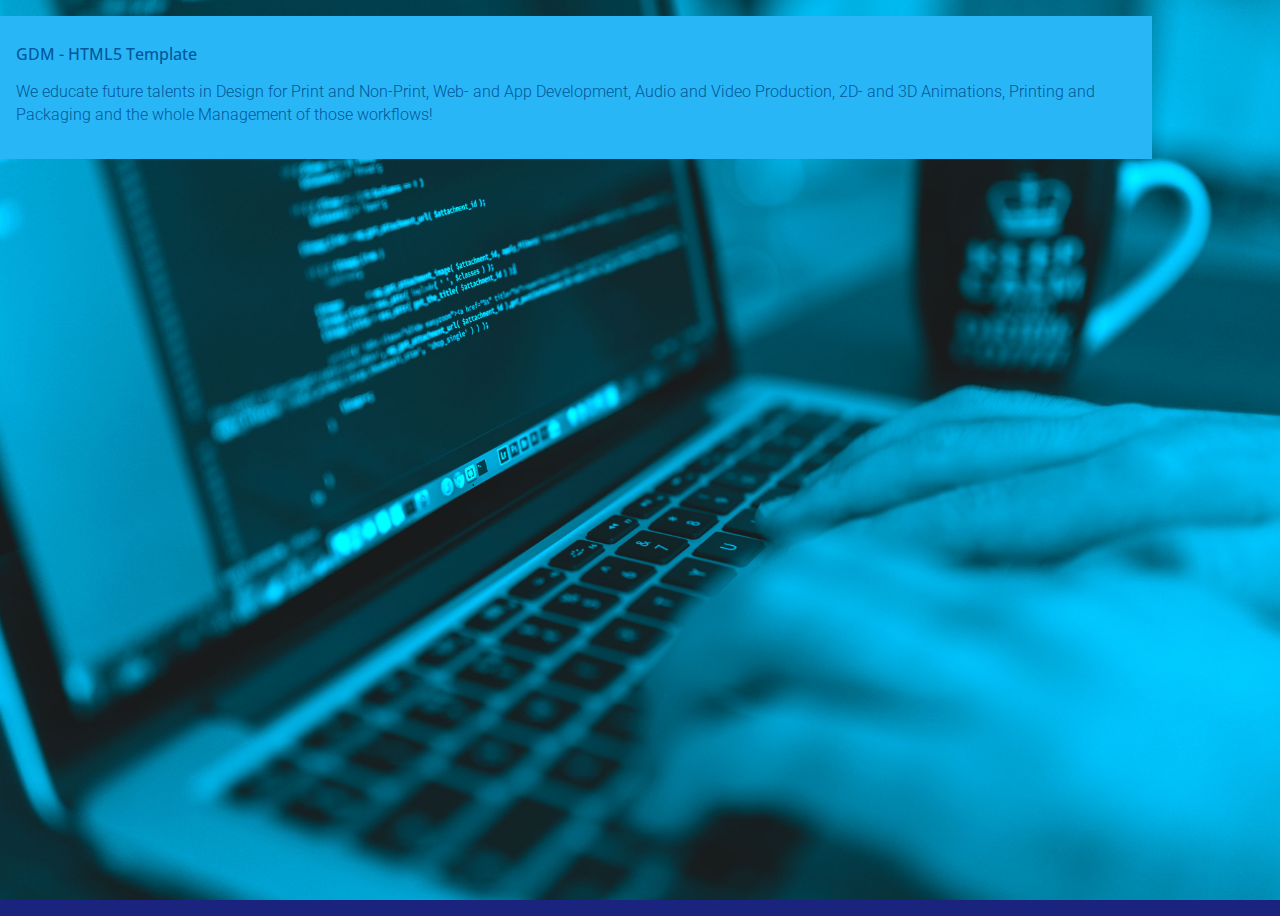
<file: index.html>
<!DOCTYPE html SYSTEM "about:legacy-compat"> 
<html dir="ltr" lang="nl-be" class="no-js" prefix="og: http://ogp.me/ns#">
  <head>
    <!-- Character encoding -->
	  <meta charset="UTF-8"> 
	  <!-- Latest version of rendering engine -->
	  <meta http-equiv="X-UA-Compatible" content="IE=edge,chrome=1">
    <!-- Mobile Viewport -->
	  <meta name="viewport" content="width=device-width, initial-scale=1, maximum-scale=1">
    <!-- Most important SEO tag -->
    <title>HTML5 | Webdesign II | GDM</title>
    <!-- Other SEO friendly tags -->	
    <meta name="description" content="Lees hier alles over nieuwe media, html5 en andere ontwikkelingen in webdevelopment en mobile development. De docenten NMD willen graag hun kennis delen met jou!">
    <meta name="keywords" content="HTML5, JavaScript, jQuery, CSS3">
    <meta name="author" content="Arteveldehogeschool - Bachelor in de grafische en digitale media | MMP">
    <meta name="copyright" content="Copyright 2010-17 Arteveldehogeschool. All Rights Reserved.">
    <!-- OpenGraph -->
    <meta property="og:type" content="website">
    <meta property="og:title" content=">HTML5 | Webdesign II | GDM">
    <meta property="og:description" content="Lees hier alles over nieuwe media, html5 en andere ontwikkelingen in webdevelopment en mobile development. De docenten NMD willen graag hun kennis delen met jou!">
    <meta property="og:url" content="http://www.gdm.gent/">
    <meta property="og:site_name" content="GDM.GENT">
    <meta property="og:image" content="assets/images/ahs.png">
    <meta property="og:image:width" content="129">
    <meta property="og:image:height" content="129">
    <!-- humans.txt -->
    <link rel="author" type="text/plain" href="/humans.txt">
     <!-- DNS prefech for CDN -->
    <link rel="dns-prefetch" href="//cdnjs.cloudflare.com">
    <link rel="dns-prefetch" href="//code.jquery.com">
    <link rel="dns-prefetch" href="//maxcdn.bootstrapcdn.com">
    <!-- Icons -->
    <!-- http://realfavicongenerator.net/ -->
    <link rel="apple-touch-icon" sizes="180x180" href="assets/icons/apple-touch-icon.png">
    <link rel="icon" type="image/png" href="assets/icons/favicon-32x32.png" sizes="32x32">
    <link rel="icon" type="image/png" href="assets/icons/favicon-16x16.png" sizes="16x16">
    <link rel="manifest" href="assets/icons/manifest.json">
    <link rel="mask-icon" href="assets/icons/safari-pinned-tab.svg" color="#ee9900">
    <link rel="shortcut icon" href="assets/icons/favicon.ico">
    <meta name="apple-mobile-web-app-title" content="GDM">
    <meta name="application-name" content="GDM">
    <meta name="msapplication-config" content="assets/icons/browserconfig.xml">
    <meta name="theme-color" content="#ffffff">
    <!-- Stylesheets: Vendors -->
    <link rel="stylesheet" media="all" href="vendor/normalize/normalize.css">
    <!-- Stylesheets: App -->
    <link rel="stylesheet" media="all" href="css/fonts.css">
    <link rel="stylesheet" media="all" href="css/typography.css">
    <link rel="stylesheet" media="all" href="css/main.css">
    <!-- Modernizr: feature detection -->
    <script src="vendor/modernizr/modernizr.min.js"></script>
  </head>

  <body>
    <div class="intro">
      <h1>GDM - HTML5 Template</h1>
      <p>We educate future talents in Design for Print and Non-Print, Web- and App Development, Audio and Video Production, 2D- and 3D Animations, Printing and Packaging and the whole Management of those workflows!</p>
    </div>
    <!-- Scripts: Vendors -->
      <!-- For example: jQuery, lodash, handlebars, ... -->
    <!-- Scripts: App -->
    <script src="js/main.js"></script>
  </body>
</html>
</file>
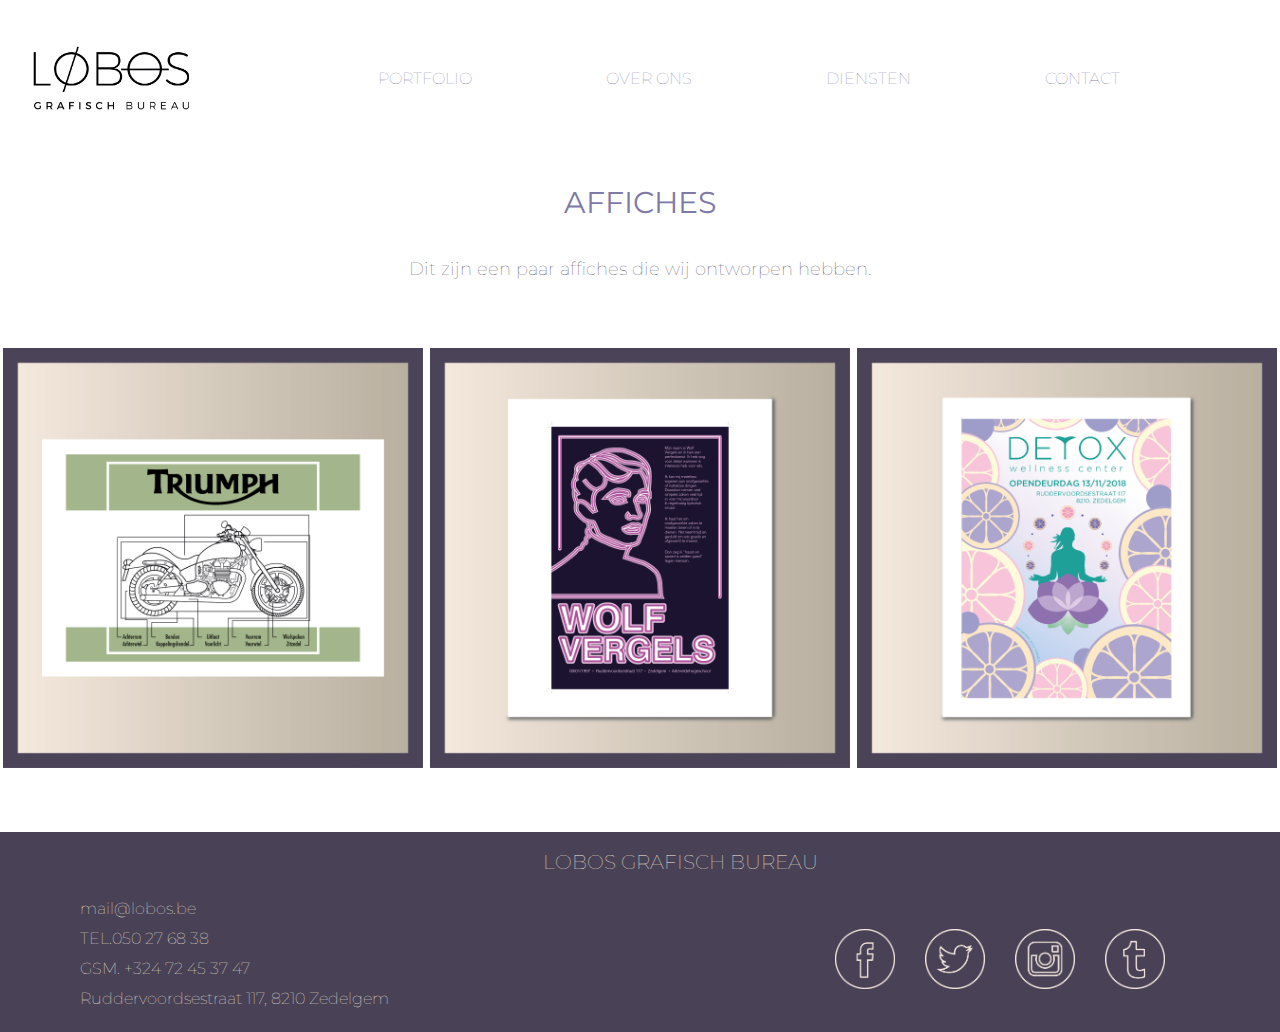
<file: affiches.html>
<!DOCTYPE html>
<html lang="en">
<head>
    <meta charset="UTF-8">
    <title>Lobos | Affiches</title>

    <!-- stijlen: let op! watervalsysteem, de volgorde is dus belangrijk -->
    <link href="https://fonts.googleapis.com/css?family=Montserrat" rel="stylesheet">
	<link rel="stylesheet" media="all" href="styles/vendor/normalize.css" />
	<link rel="stylesheet" media="all" href="styles/grid.css" />
	<link rel="stylesheet" media="all" href="styles/nav.css" />
	<link rel="stylesheet" media="all" href="styles/base.css" />
	<link rel="stylesheet" media="all" href="styles/affiches.css" />
</head>
<body class="_grid__development" >

	<div class="grid__wrapper">
		
			<div class="grid__row">
                <div class="grid__column-1 grid__offset-0"><div><a href="index.html"><img src="img/lobos_logo.jpg" class="logo" alt="logo" style="width:166px;"></a></div></div>
				
					<nav id="main-navigation">
						<ul>
							<li class="hasSubnav">
								<a href="portfolio.html" title="agency portfolio ">PORTFOLIO</a>
							</li>
								<li>
								<a href="over.ons.html" title="uitleg over ons team">OVER ONS</a>
							</li>
							<li>
								<a href="diensten.html" title="welke diensten wij uitvoeren">DIENSTEN</a>
							</li>					
							<li>
								<a href="contact.html" title="laten we elkaar ontmoeten">CONTACT</a>
							</li>
						</ul>

					</nav>


			</div>
		</div>
		</div>
		
			<div class="grid__row">
                <div class="grid__column-4 grid__offset-4 titel"><div><h1>AFFICHES</h1></div></div>
                <div class="grid__column-10 grid__offset-1"><div><p>Dit zijn een paar affiches die wij ontworpen hebben.</p></div></div>
			</div>

                 <div class="grid__column-12 grid__offset_0"><div>
                    <div class="opties">

                <div class="grid__column-4 tekst_midden"><img src="img/affiche.png" class="affiche" alt="affiche" ></div>
                <div class="grid__column-4 tekst_midden"><img src="img/affiche2.png" class="affiche" alt="affiche" ></div>
                <div class="grid__column-4 tekst_midden"><img src="img/portfolio2.png" class="affiche" alt="affiche" ></div>
			</div>

             

	<div class="grid__column-12 grid__offset-0"><div ul class="footer">
					<footer>

					<h2 class="footertitel"> LOBOS GRAFISCH BUREAU</h2>
		
					<li>
							mail@lobos.be
					</li>
					<li>
							 TEL.050 27 68 38
					</li>
					<li>
							GSM. +324 72 45 37 47 
					</li>
					<li>
							 Ruddervoordsestraat 117, 8210 Zedelgem 
					</li>
					</ul>
					<div ul class="socialmedia">
						
						
						
						<li> 
							<a href="http://wolfvergels.tumblr.com/"> <img src="img/tumblr.png" class="tumblrlogo" alt="tumblr logo" onmouseover="this.src= 'img/tumblrhover.png'" onmouseout="this.src='img/tumblr.png'"/ >  </a>
						</li> 
						<li> 
							 <a href="https://www.instagram.com/wolfvergels/?hl=nl"> <img src="img/instagram.png" class="instagramlogo" alt="instagram logo" onmouseover="this.src= 'img/instagramhover.png'" onmouseout="this.src='img/instagram.png'"/></a>
						</li>
						<li>
							<a href="https://twitter.com/WolfVergels"> <img src="img/twitter.png" class="twitterlogo" alt="twitter logo" onmouseover="this.src= 'img/twitterhover.png'" onmouseout="this.src='img/twitter.png'"/></a>
						</li>
						<li>
							<a href="https://www.facebook.com/wolf.vergels"> <img src="img/facebook.png" class="facebooklogo" alt="facebook logo" onmouseover="this.src= 'img/facebookhover.png'" onmouseout="this.src='img/facebook.png'"/></a>
						</li>
					
					</ul> 		
					</div>
					</div>
					</footer>
	            </div>
    </body>
</html>
</file>
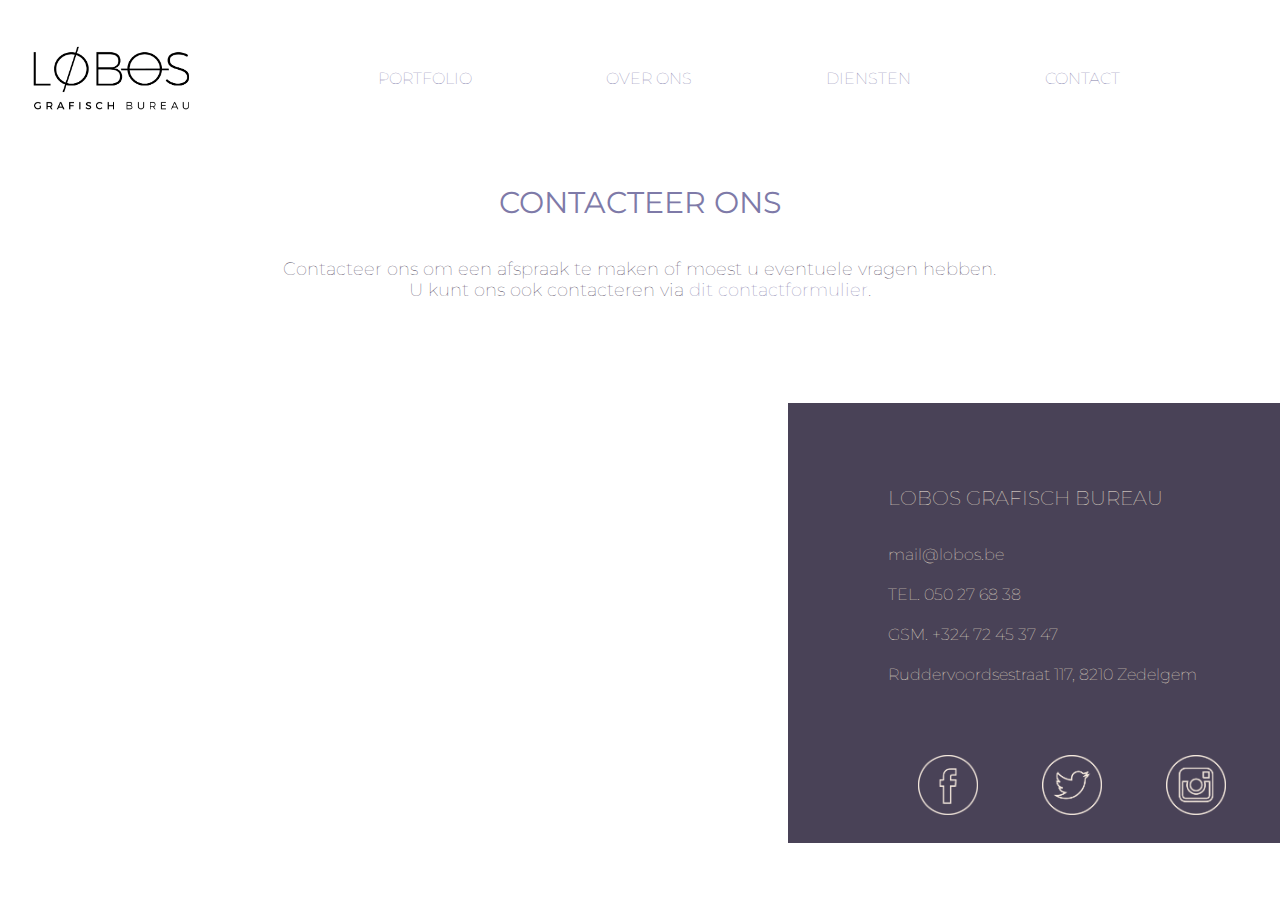
<file: contact.html>
<!DOCTYPE html>
<html lang="en">
<head>
    <meta charset="UTF-8">
    <title>Lobos | Contact</title>

    <link href="https://fonts.googleapis.com/css?family=Montserrat" rel="stylesheet">
	<link rel="stylesheet" media="all" href="styles/vendor/normalize.css" />
	<link rel="stylesheet" media="all" href="styles/grid.css" />
	<link rel="stylesheet" media="all" href="styles/nav.css" />
	<link rel="stylesheet" media="all" href="styles/base.css" />
	<link rel="stylesheet" media="all" href="styles/contact.css" />
</head>
<body class="_grid__development" >

	<div class="grid__wrapper">
		
			<div class="grid__row">
                <div class="grid__column-1 grid__offset-0"><div><a href="index.html"><img src="img/lobos_logo.jpg" class="logo" alt="logo" style="width:166px;"></a></div></div>
				
					<nav id="main-navigation">
						<ul>
							<li class="hasSubnav">
								<a href="portfolio.html" title="agency portfolio ">PORTFOLIO</a>
							</li>
								<li>
								<a href="over.ons.html" title="uitleg over ons team">OVER ONS</a>
							</li>
							<li>
								<a href="diensten.html" title="welke diensten wij uitvoeren">DIENSTEN</a>
							</li>					
							<li>
								<a href="contact.html" title="laten we elkaar ontmoeten">CONTACT</a>
							</li>
						</ul>

					</nav>


			</div>
		</div>
		</div>
		
			<div class="grid__row">
                <div class="grid__column-4 grid__offset-4 titel"><div><h1>CONTACTEER ONS</h1></div></div>
                <div class="grid__column-10 grid__offset-1"><div><p> Contacteer ons om een afspraak te maken of moest u eventuele vragen hebben.<br>
				U kunt ons ook contacteren via <a href="formulier.html" class="formulier"> dit contactformulier</a>.</p></div></div>
				
				

                           <div class="grid__column-12 grid__offset-0">
					<footer>
						<iframe class="kaart" src="https://www.google.com/maps/embed?pb=!1m18!1m12!1m3!1d2504.129736163827!2d3.1638992157464174!3d51.12451494644642!2m3!1f0!2f0!3f0!3m2!1i1024!2i768!4f13.1!3m3!1m2!1s0x47c34e10345e920b%3A0x8c6450501fc54902!2sRuddervoordsestraat+117%2C+8210+Zedelgem!5e0!3m2!1snl!2sbe!4v1495811601600" width="600" height="450" frameborder="0" style="border:0" allowfullscreen></iframe>
		<div ul class="footer">
					<h2 class="footertitel"> LOBOS GRAFISCH BUREAU</h2>
		
					<li>
							mail@lobos.be
					</li>
					<li>
							 TEL. 050 27 68 38
					</li>
					<li>
							GSM. +324 72 45 37 47 
					</li>
					<li>
							 Ruddervoordsestraat 117, 8210 Zedelgem 
					</li>
					</ul>
					<div ul class="socialmedia">
						
						
							<li>
							<a href="https://www.facebook.com/wolf.vergels"> <img src="img/facebook.png" class="facebooklogo" alt="facebook logo" onmouseover="this.src= 'img/facebookhover.png'" onmouseout="this.src='img/facebook.png'"/></a>
						</li>
						<li>
							<a href="https://twitter.com/WolfVergels"> <img src="img/twitter.png" class="twitterlogo" alt="twitter logo" onmouseover="this.src= 'img/twitterhover.png'" onmouseout="this.src='img/twitter.png'"/></a>
						</li>
							<li> 
							 <a href="https://www.instagram.com/wolfvergels/?hl=nl"> <img src="img/instagram.png" class="instagramlogo" alt="instagram logo" onmouseover="this.src= 'img/instagramhover.png'" onmouseout="this.src='img/instagram.png'"/></a>
						</li>
						<li> 
							<a href="http://wolfvergels.tumblr.com/"> <img src="img/tumblr.png" class="tumblrlogo" alt="tumblr logo" onmouseover="this.src= 'img/tumblrhover.png'" onmouseout="this.src='img/tumblr.png'"/ >  </a>
						</li> 
						
						
					
					
					</ul> 	
				

					</div>
					</div>
				
					</footer>
				

		

				
	</div>
</file>
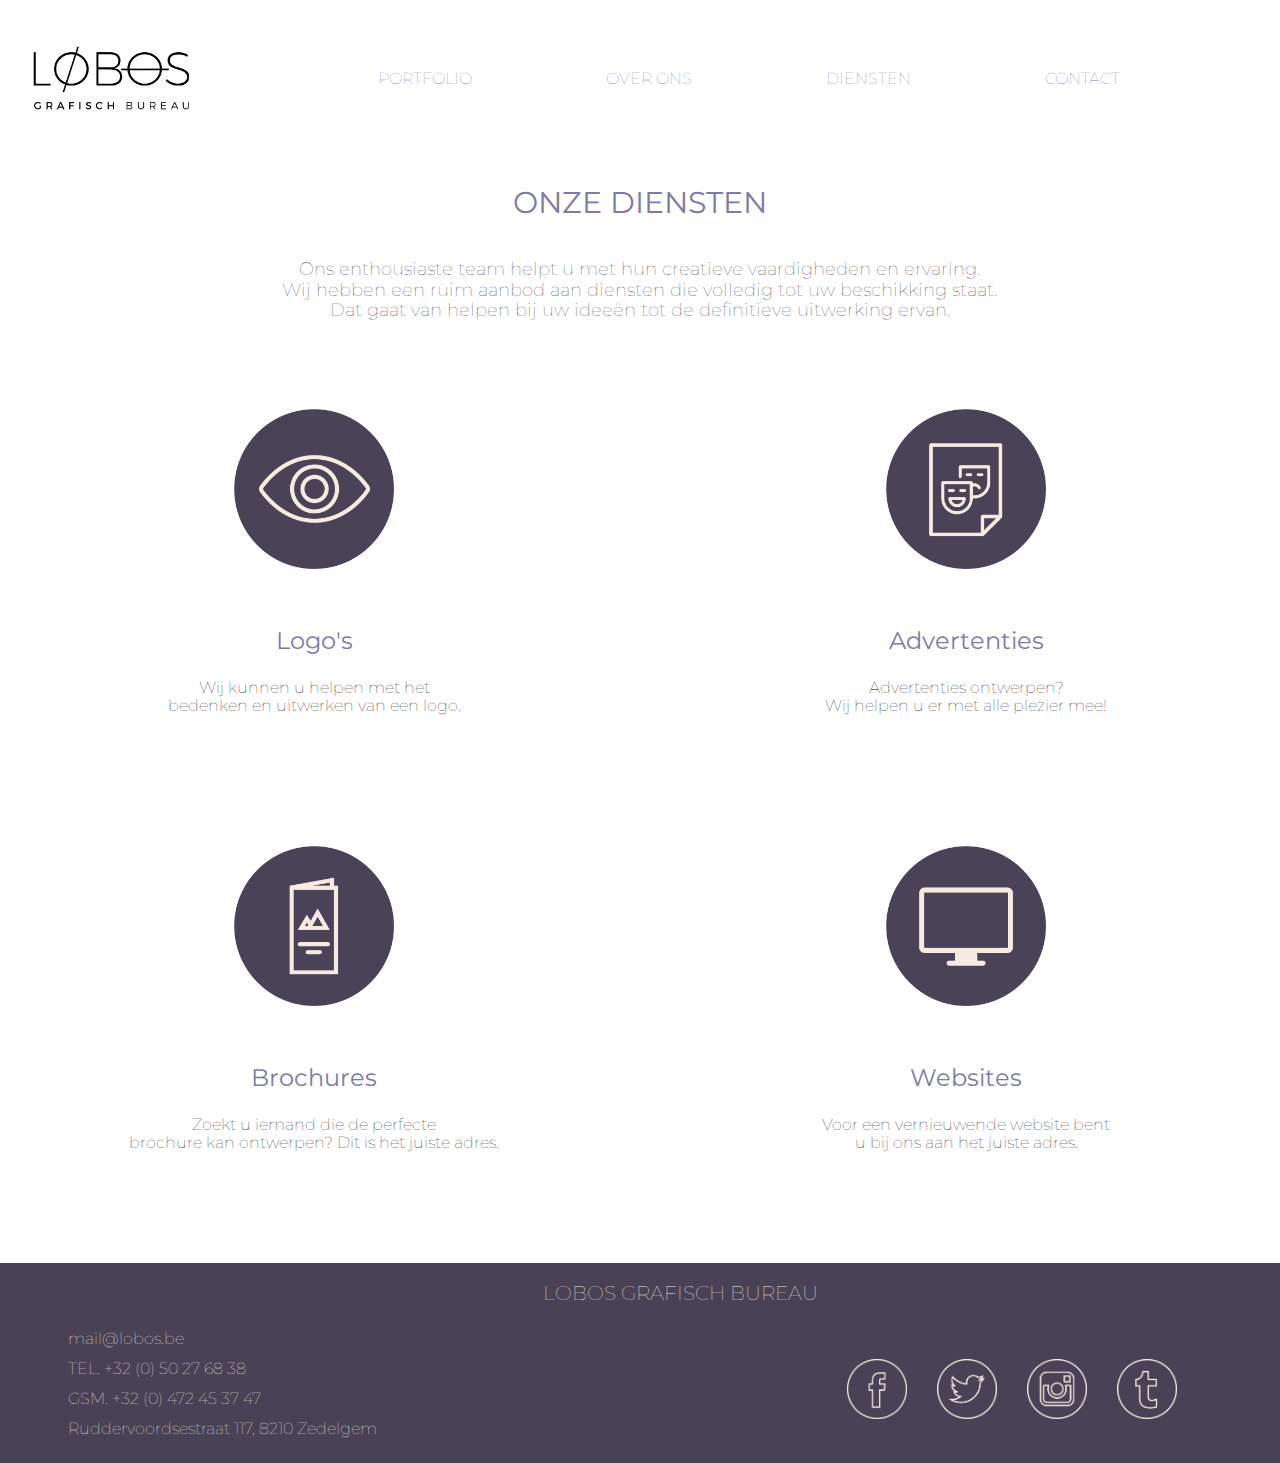
<file: diensten.html>
<!DOCTYPE html>
<html lang="en">
<head>
    <meta charset="UTF-8">
    <title>Lobos | Diensten</title>

    <link href="https://fonts.googleapis.com/css?family=Montserrat" rel="stylesheet">
	<link rel="stylesheet" media="all" href="styles/vendor/normalize.css" />
	<link rel="stylesheet" media="all" href="styles/grid.css" />
	<link rel="stylesheet" media="all" href="styles/nav.css" />
	<link rel="stylesheet" media="all" href="styles/base.css" />
	<link rel="stylesheet" media="all" href="styles/diensten.css" />
</head>
<body class="_grid__development" >

	<div class="grid__wrapper">
		
			<div class="grid__row">
                <div class="grid__column-1 grid__offset-0"><div><a href="index.html"><img src="img/lobos_logo.jpg" class="logo" alt="logo" style="width:166px;"></a></div></div>
				
					<nav id="main-navigation">
						<ul>
							<li class="hasSubnav">
								<a href="portfolio.html" title="agency portfolio ">PORTFOLIO</a>
							</li>
								<li>
								<a href="over.ons.html" title="uitleg over ons team">OVER ONS</a>
							</li>
							<li>
								<a href="diensten.html" title="welke diensten wij uitvoeren">DIENSTEN</a>
							</li>					
							<li>
								<a href="contact.html" title="laten we elkaar ontmoeten">CONTACT</a>
							</li>
						</ul>

					</nav>


			</div>
		</div>
		</div>
		
			<div class="grid__row">
                <div class="grid__column-4 grid__offset-4 titel"><div><h1>ONZE DIENSTEN</h1></div></div>
                <div class="grid__column-10 grid__offset-1"><div><p> Ons enthousiaste team helpt u met hun creatieve vaardigheden en ervaring.<br>
Wij hebben een ruim aanbod aan diensten die volledig tot uw beschikking staat.<br>
Dat gaat van helpen bij uw ideeën tot de definitieve uitwerking ervan. </p></div></div>

        <div class="grid__column-12"><div>     
                            <div class="grid__column-6"><img src="img/logos.png" class="pictogrammen" alt="logo's"></div>
                            <div class="grid__column-6"><img src="img/advertenties.png" class="pictogrammen" alt="advertenties"></div>
                     </div></div>
                
        <div class="grid__column-12"><div>
                        <div class="grid__column-6 tekst_midden"> <h3> Logo's</h3> </div>
                        <div class="grid__column-6 tekst_midden"> <h3>Advertenties</h3></div>
                </div></div>

        <div class="grid__column-12"><div>
                       <div class="grid__column-6 tekst_midden ">Wij kunnen u helpen met het <br>
bedenken en uitwerken van een logo. </div>
                        <div class="grid__column-6 tekst_midden">Advertenties ontwerpen? <br>
Wij helpen u er met alle plezier mee! </div>
                         </div></div>                

        <div class="grid__column-12 pictogrammen2"><div>     
                            <div class="grid__column-6"><img src="img/brochures.png" class="pictogrammen" alt="logo's"></div>
                            <div class="grid__column-6"><img src="img/websites.png" class="pictogrammen" alt="advertenties"></div>
                     </div></div>

        <div class="grid__column-12"><div>
                        <div class="grid__column-6 tekst_midden"> <h3> Brochures</h3> </div>
                        <div class="grid__column-6 tekst_midden"> <h3>Websites</h3></div>
                </div></div>

        <div class="grid__column-12 uitleg"><div>
                       <div class="grid__column-6 tekst_midden ">Zoekt u iemand die de perfecte <br>
brochure kan ontwerpen? Dit is het juiste adres. </div>
                        <div class="grid__column-6 tekst_midden">Voor een vernieuwende website bent<br>
u bij ons aan het juiste adres.</div>
                         </div></div>

                         <div class="grid__column-12 grid__offset-0"><div ul class="footer">
					<footer>

					<h2 class="footertitel"> LOBOS GRAFISCH BUREAU</h2>
		
					<li>
							mail@lobos.be
					</li>
					<li>
							 TEL. +32 (0) 50 27 68 38
					</li>
					<li>
							GSM. +32 (0) 472 45 37 47 
					</li>
					<li>
							 Ruddervoordsestraat 117, 8210 Zedelgem 
					</li>
					</ul>
					<div ul class="socialmedia">
						
						
						
						<li> 
							<a href="http://wolfvergels.tumblr.com/"> <img src="img/tumblr.png" class="tumblrlogo" alt="tumblr logo" onmouseover="this.src= 'img/tumblrhover.png'" onmouseout="this.src='img/tumblr.png'"/ >  </a>
						</li> 
						<li> 
							 <a href="https://www.instagram.com/wolfvergels/?hl=nl"> <img src="img/instagram.png" class="instagramlogo" alt="instagram logo" onmouseover="this.src= 'img/instagramhover.png'" onmouseout="this.src='img/instagram.png'"/></a>
						</li>
						<li>
							<a href="https://twitter.com/WolfVergels"> <img src="img/twitter.png" class="twitterlogo" alt="twitter logo" onmouseover="this.src= 'img/twitterhover.png'" onmouseout="this.src='img/twitter.png'"/></a>
						</li>
						<li>
							<a href="https://www.facebook.com/wolf.vergels"> <img src="img/facebook.png" class="facebooklogo" alt="facebook logo" onmouseover="this.src= 'img/facebookhover.png'" onmouseout="this.src='img/facebook.png'"/></a>
						</li>
					
					</ul> 		
					</div>
					</div>
					</footer>
				

		

				
	</div>
</file>
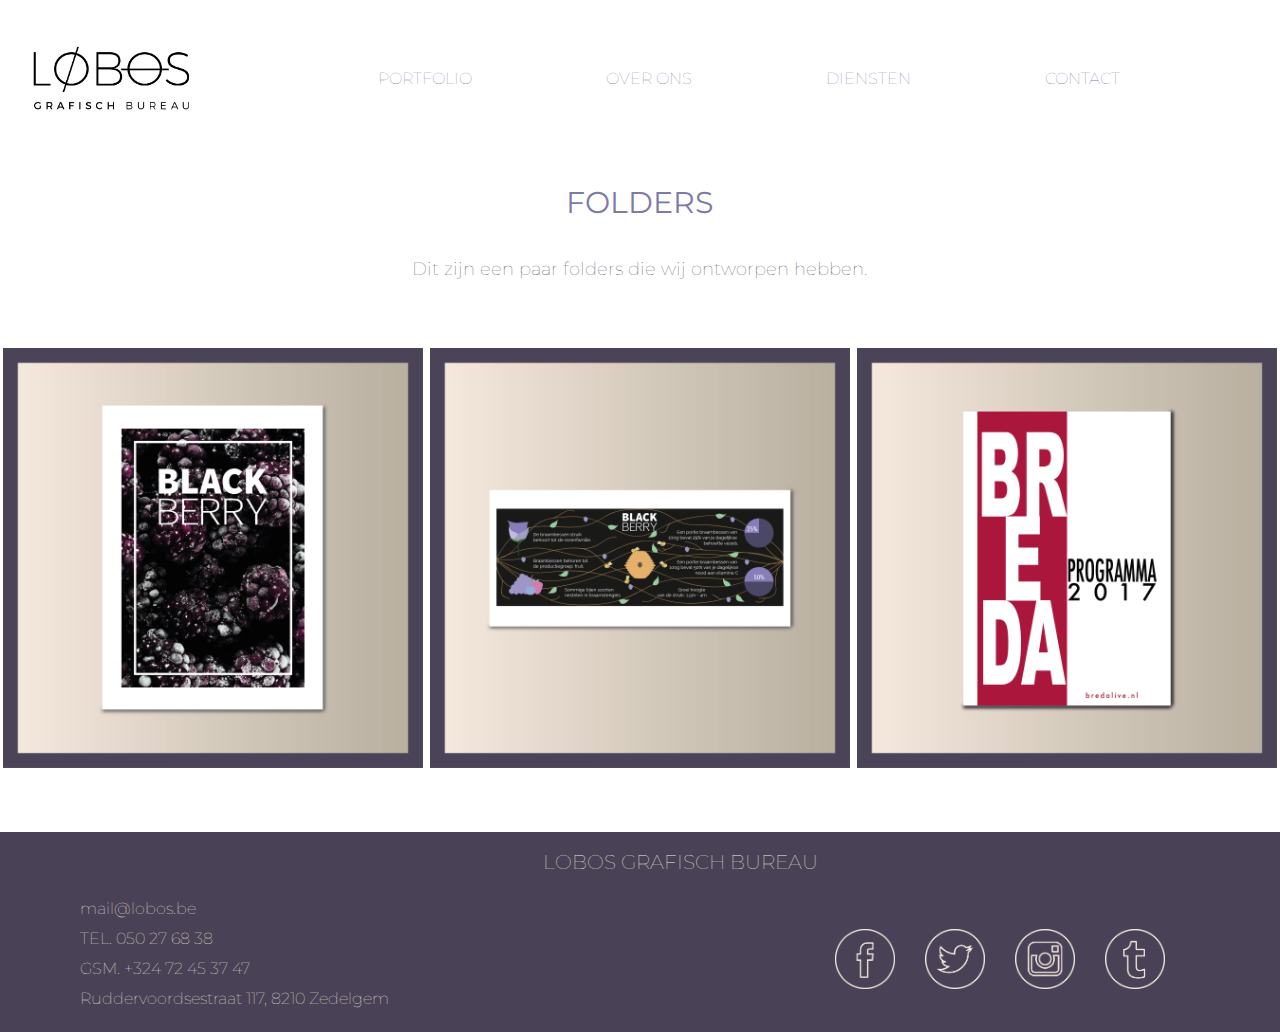
<file: folder.html>
<!DOCTYPE html>
<html lang="en">
<head>
    <meta charset="UTF-8">
    <title>Lobos | Folders</title>

    <!-- stijlen: let op! watervalsysteem, de volgorde is dus belangrijk -->
    <link href="https://fonts.googleapis.com/css?family=Montserrat" rel="stylesheet">
	<link rel="stylesheet" media="all" href="styles/vendor/normalize.css" />
	<link rel="stylesheet" media="all" href="styles/grid.css" />
	<link rel="stylesheet" media="all" href="styles/nav.css" />
	<link rel="stylesheet" media="all" href="styles/base.css" />
	<link rel="stylesheet" media="all" href="styles/folder.css" />
</head>
<body class="_grid__development" >

	<div class="grid__wrapper">
		
			<div class="grid__row">
                <div class="grid__column-1 grid__offset-0"><div><a href="index.html"><img src="img/lobos_logo.jpg" class="logo" alt="logo" style="width:166px;"></a></div></div>
				
					<nav id="main-navigation">
						<ul>
							<li class="hasSubnav">
								<a href="portfolio.html" title="agency portfolio ">PORTFOLIO</a>
							</li>
								<li>
								<a href="over.ons.html" title="uitleg over ons team">OVER ONS</a>
							</li>
							<li>
								<a href="diensten.html" title="welke diensten wij uitvoeren">DIENSTEN</a>
							</li>					
							<li>
								<a href="contact.html" title="laten we elkaar ontmoeten">CONTACT</a>
							</li>
						</ul>

					</nav>


			</div>
		</div>
		</div>
		
			<div class="grid__row">
                <div class="grid__column-4 grid__offset-4 titel"><div><h1>FOLDERS</h1></div></div>
                <div class="grid__column-10 grid__offset-1"><div><p>Dit zijn een paar folders die wij ontworpen hebben.</p></div></div>
			</div>

                 <div class="grid__column-12 grid__offset_0"><div>
                    <div class="opties">

                <div class="grid__column-4 tekst_midden"><img src="img/folder2.png" class="folder" alt="folder" ></div>
                <div class="grid__column-4 tekst_midden"><img src="img/folder1.png" class="folder" alt="folder" ></div>
                <div class="grid__column-4 tekst_midden"><img src="img/portfolio3.png" class="folder" alt="folder" ></div>
			</div>

             

	<div class="grid__column-12 grid__offset-0"><div ul class="footer">
					<footer>

					<h2 class="footertitel"> LOBOS GRAFISCH BUREAU</h2>
		
					<li>
							mail@lobos.be
					</li>
					<li>
							 TEL. 050 27 68 38
					</li>
					<li>
							GSM. +324 72 45 37 47 
					</li>
					<li>
							 Ruddervoordsestraat 117, 8210 Zedelgem 
					</li>
					</ul>
					<div ul class="socialmedia">
						
						
						
						<li> 
							<a href="http://wolfvergels.tumblr.com/"> <img src="img/tumblr.png" class="tumblrlogo" alt="tumblr logo" onmouseover="this.src= 'img/tumblrhover.png'" onmouseout="this.src='img/tumblr.png'"/ >  </a>
						</li> 
						<li> 
							 <a href="https://www.instagram.com/wolfvergels/?hl=nl"> <img src="img/instagram.png" class="instagramlogo" alt="instagram logo" onmouseover="this.src= 'img/instagramhover.png'" onmouseout="this.src='img/instagram.png'"/></a>
						</li>
						<li>
							<a href="https://twitter.com/WolfVergels"> <img src="img/twitter.png" class="twitterlogo" alt="twitter logo" onmouseover="this.src= 'img/twitterhover.png'" onmouseout="this.src='img/twitter.png'"/></a>
						</li>
						<li>
							<a href="https://www.facebook.com/wolf.vergels"> <img src="img/facebook.png" class="facebooklogo" alt="facebook logo" onmouseover="this.src= 'img/facebookhover.png'" onmouseout="this.src='img/facebook.png'"/></a>
						</li>
					
					</ul> 		
					</div>
					</div>
					</footer>
	            </div>
    </body>
</html>
</file>
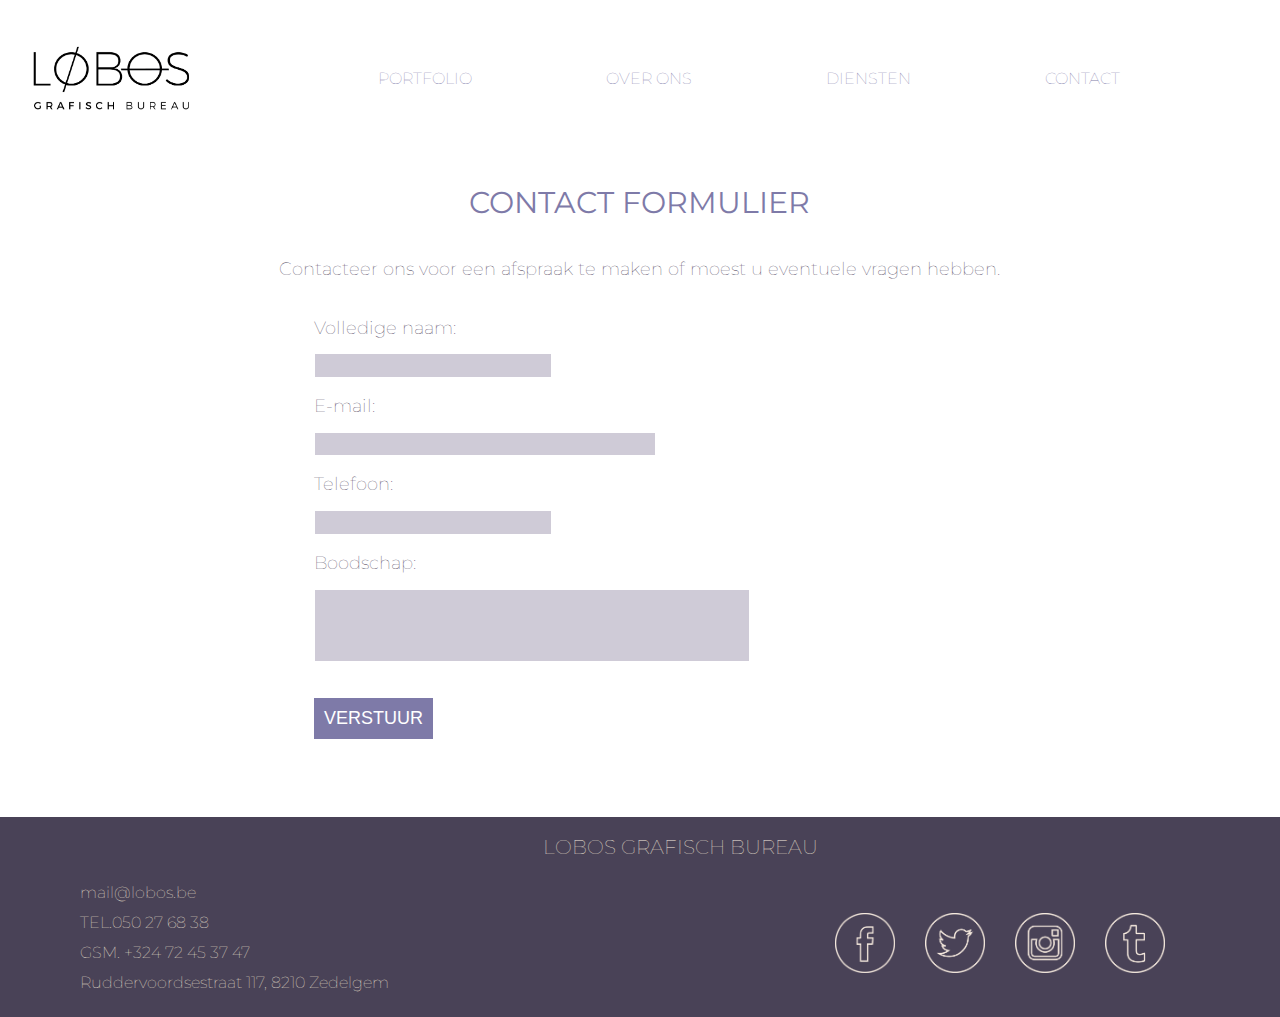
<file: formulier.html>
<!DOCTYPE html>
<html lang="en">
<head>
    <meta charset="UTF-8">
    <title>Lobos | Contact formulier</title>

    <link href="https://fonts.googleapis.com/css?family=Montserrat" rel="stylesheet">
	<link rel="stylesheet" media="all" href="styles/vendor/normalize.css" />
	<link rel="stylesheet" media="all" href="styles/grid.css" />
	<link rel="stylesheet" media="all" href="styles/nav.css" />
	<link rel="stylesheet" media="all" href="styles/base.css" />
	<link rel="stylesheet" media="all" href="styles/formulier.css" />
</head>
<body class="_grid__development" >

	<div class="grid__wrapper">
		
			<div class="grid__row">
                <div class="grid__column-1 grid__offset-0"><div><a href="index.html"><img src="img/lobos_logo.jpg" class="logo" alt="logo" style="width:166px;"></a></div></div>
				
					<nav id="main-navigation">
						<ul>
							<li class="hasSubnav">
								<a href="portfolio.html" title="agency portfolio ">PORTFOLIO</a>
							</li>
								<li>
								<a href="over.ons.html" title="uitleg over ons team">OVER ONS</a>
							</li>
							<li>
								<a href="diensten.html" title="welke diensten wij uitvoeren">DIENSTEN</a>
							</li>					
							<li>
								<a href="contact.html" title="laten we elkaar ontmoeten">CONTACT</a>
							</li>
						</ul>

					</nav>


			</div>
		</div>
		</div>
		
			<div class="grid__row">
                <div class="grid__column-4 grid__offset-4 titel"><div><h1>CONTACT FORMULIER</h1></div></div>
                <div class="grid__column-10 grid__offset-1"><div><p> Contacteer ons voor een afspraak te maken of moest u eventuele vragen hebben.</p></div></div>

                <div class="grid__column-4 grid__offset-3"><div>
                <form method=­"post" action=­"mailto:­jouwemail­@adres.nl" class="opties">
                <p>Volledige naam:<br>
                <input class="input" type=­"text" size="20" maxlength="40" name="voor­naam">

                <p>E-mail:<br>
                <input class="input" type=­"text" size="30" maxlength="70" name="email">
                <p>Telefoon:<br>
                <input class="input" type=­"text" size="20" maxlength="70" name="email">
                <p>Boodschap:<br>
                <input class="inputboodschap" type=­"text" size="20" maxlength="70" name="email"><br><br>
                <a href="index.html"><input class="button" type="submit" value="VERSTUUR"></a>
                </form>
                </div></div></div>

                         <div class="grid__column-12 grid__offset-0"><div ul class="footer">
					<footer>

					<h2 class="footertitel"> LOBOS GRAFISCH BUREAU</h2>
		
					<li>
							mail@lobos.be
					</li>
					<li>
							 TEL.050 27 68 38
					</li>
					<li>
							GSM. +324 72 45 37 47 
					</li>
					<li>
							 Ruddervoordsestraat 117, 8210 Zedelgem 
					</li>
					</ul>
					<div ul class="socialmedia">
						
						
						
						<li> 
							<a href="http://wolfvergels.tumblr.com/"> <img src="img/tumblr.png" class="tumblrlogo" alt="tumblr logo" onmouseover="this.src= 'img/tumblrhover.png'" onmouseout="this.src='img/tumblr.png'"/ >  </a>
						</li> 
						<li> 
							 <a href="https://www.instagram.com/wolfvergels/?hl=nl"> <img src="img/instagram.png" class="instagramlogo" alt="instagram logo" onmouseover="this.src= 'img/instagramhover.png'" onmouseout="this.src='img/instagram.png'"/></a>
						</li>
						<li>
							<a href="https://twitter.com/WolfVergels"> <img src="img/twitter.png" class="twitterlogo" alt="twitter logo" onmouseover="this.src= 'img/twitterhover.png'" onmouseout="this.src='img/twitter.png'"/></a>
						</li>
						<li>
							<a href="https://www.facebook.com/wolf.vergels"> <img src="img/facebook.png" class="facebooklogo" alt="facebook logo" onmouseover="this.src= 'img/facebookhover.png'" onmouseout="this.src='img/facebook.png'"/></a>
						</li>
					
					</ul> 		
					</div>
					</div>
					</footer>
				

		

				
	</div>
</file>
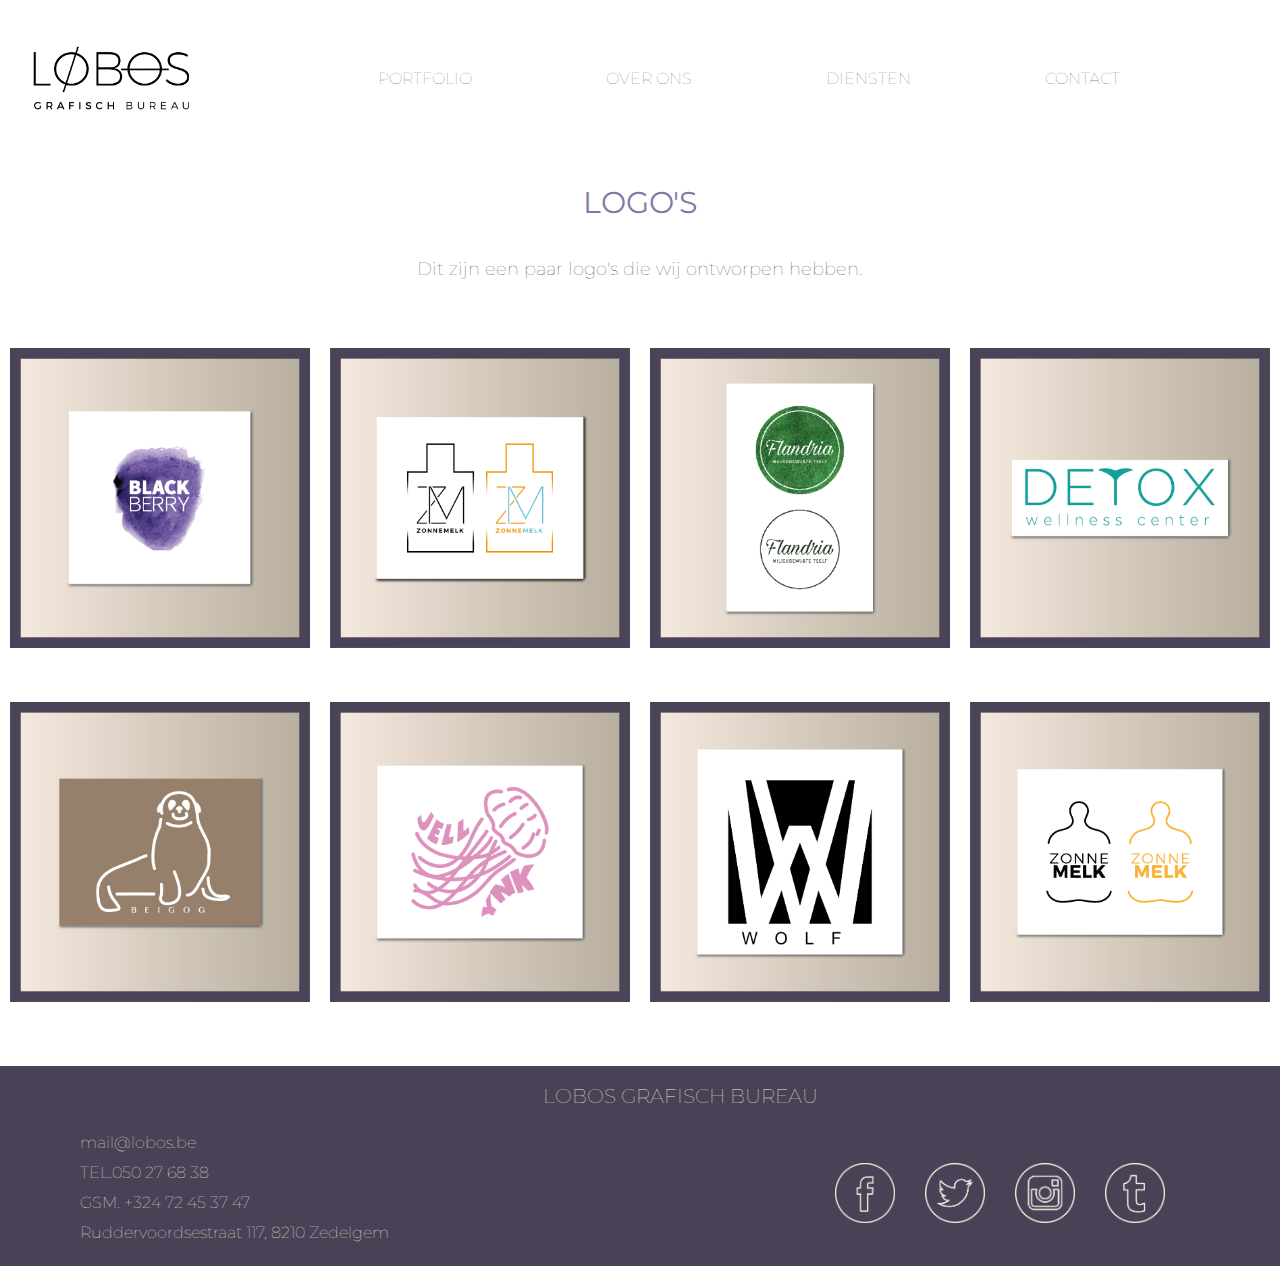
<file: logos.html>
<!DOCTYPE html>
<html lang="en">
<head>
    <meta charset="UTF-8">
    <title>Lobos | Logo's</title>

    <!-- stijlen: let op! watervalsysteem, de volgorde is dus belangrijk -->
    <link href="https://fonts.googleapis.com/css?family=Montserrat" rel="stylesheet">
	<link rel="stylesheet" media="all" href="styles/vendor/normalize.css" />
	<link rel="stylesheet" media="all" href="styles/grid.css" />
	<link rel="stylesheet" media="all" href="styles/nav.css" />
	<link rel="stylesheet" media="all" href="styles/base.css" />
	<link rel="stylesheet" media="all" href="styles/logos.css" />
</head>
<body class="_grid__development" >

	<div class="grid__wrapper">
		
			<div class="grid__row">
                <div class="grid__column-1 grid__offset-0"><div><a href="index.html"><img src="img/lobos_logo.jpg" class="logo" alt="logo" style="width:166px;"></a></div></div>
				
					<nav id="main-navigation">
						<ul>
							<li class="hasSubnav">
								<a href="portfolio.html" title="agency portfolio ">PORTFOLIO</a>
							</li>
								<li>
								<a href="over.ons.html" title="uitleg over ons team">OVER ONS</a>
							</li>
							<li>
								<a href="diensten.html" title="welke diensten wij uitvoeren">DIENSTEN</a>
							</li>					
							<li>
								<a href="contact.html" title="laten we elkaar ontmoeten">CONTACT</a>
							</li>
						</ul>

					</nav>


			</div>
		</div>
		</div>
		
			<div class="grid__row">
                <div class="grid__column-4 grid__offset-4 titel"><div><h1>LOGO'S</h1></div></div>
                <div class="grid__column-10 grid__offset-1"><div><p>Dit zijn een paar logo's die wij ontworpen hebben.</p></div></div>
			</div>

                 <div class="grid__column-12 grid__offset_0"><div>
                    <div class="opties">

                <div class="grid__column-3 tekst_midden"><img src="img/logo1.png" class="logoB" alt="logo" ></div>
                <div class="grid__column-3 tekst_midden"><img src="img/logo2.png" class="logoB" alt="logo" ></div>
                <div class="grid__column-3 tekst_midden"><img src="img/portfolio1.png" class="logoB" alt="logo" ></div>
                <div class="grid__column-3 tekst_midden"><img src="img/logo3.png" class="logoB" alt="logo" ></div>
			</div>

               <div class="grid__column-12"><div>
                    <div class="opties">

                <div class="grid__column-3 tekst_midden"><img src="img/logo4.png" class="logoB" alt="logo"></div>
                <div class="grid__column-3 tekst_midden"><img src="img/logo5.png" class="logoB" alt="logo"></div>
                <div class="grid__column-3 tekst_midden"><img src="img/logo6.png" class="logoB" alt="logo"></div>
                <div class="grid__column-3 tekst_midden"><img src="img/logo7.png" class="logoB" alt="logo"></div>
			</div></div>

	<div class="grid__column-12 grid__offset-0"><div ul class="footer">
					<footer>

					<h2 class="footertitel"> LOBOS GRAFISCH BUREAU</h2>
		
					<li>
							mail@lobos.be
					</li>
					<li>
							 TEL.050 27 68 38
					</li>
					<li>
							GSM. +324 72 45 37 47 
					</li>
					<li>
							 Ruddervoordsestraat 117, 8210 Zedelgem 
					</li>
					</ul>
					<div ul class="socialmedia">
						
						
						
						<li> 
							<a href="http://wolfvergels.tumblr.com/"> <img src="img/tumblr.png" class="tumblrlogo" alt="tumblr logo" onmouseover="this.src= 'img/tumblrhover.png'" onmouseout="this.src='img/tumblr.png'"/ >  </a>
						</li> 
						<li> 
							 <a href="https://www.instagram.com/wolfvergels/?hl=nl"> <img src="img/instagram.png" class="instagramlogo" alt="instagram logo" onmouseover="this.src= 'img/instagramhover.png'" onmouseout="this.src='img/instagram.png'"/></a>
						</li>
						<li>
							<a href="https://twitter.com/WolfVergels"> <img src="img/twitter.png" class="twitterlogo" alt="twitter logo" onmouseover="this.src= 'img/twitterhover.png'" onmouseout="this.src='img/twitter.png'"/></a>
						</li>
						<li>
							<a href="https://www.facebook.com/wolf.vergels"> <img src="img/facebook.png" class="facebooklogo" alt="facebook logo" onmouseover="this.src= 'img/facebookhover.png'" onmouseout="this.src='img/facebook.png'"/></a>
						</li>
					
					</ul> 		
					</div>
					</div>
					</footer>
	            </div>
    </body>
</html>
</file>
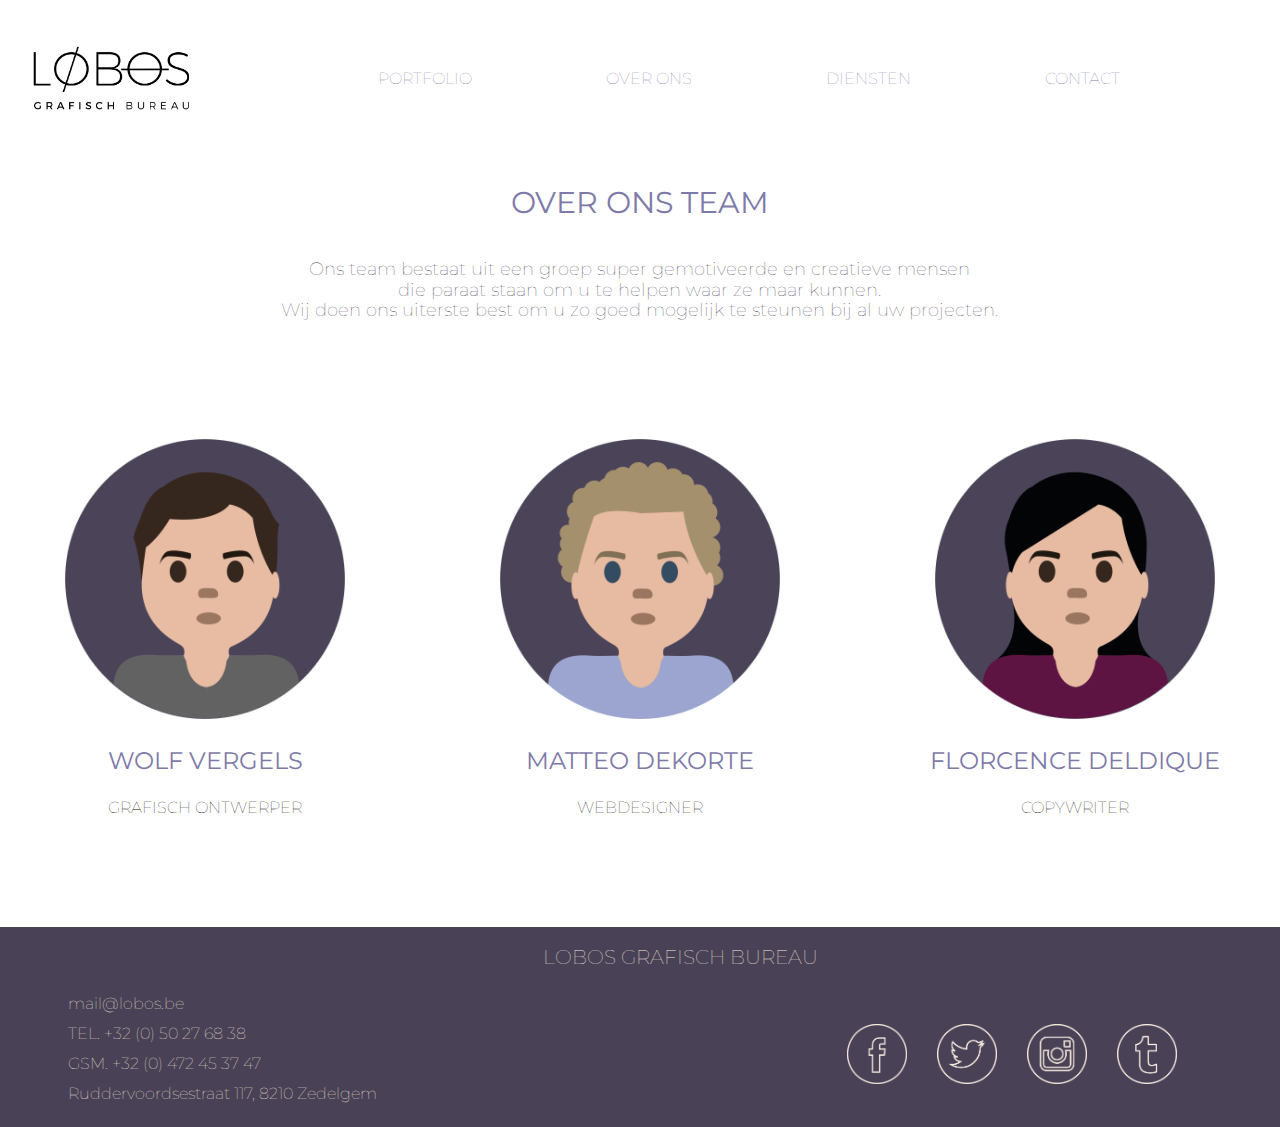
<file: over.ons.html>
<!DOCTYPE html>
<html lang="en">
<head>
    <meta charset="UTF-8">
    <title>Lobos | Over Ons</title>

    <!-- stijlen: let op! watervalsysteem, de volgorde is dus belangrijk -->
    <link href="https://fonts.googleapis.com/css?family=Montserrat" rel="stylesheet">
	<link rel="stylesheet" media="all" href="styles/vendor/normalize.css" />
	<link rel="stylesheet" media="all" href="styles/grid.css" />
	<link rel="stylesheet" media="all" href="styles/nav.css" />
	<link rel="stylesheet" media="all" href="styles/base.css" />
	<link rel="stylesheet" media="all" href="styles/over.ons.css" />
</head>
<body class="_grid__development" >

	<div class="grid__wrapper">
		
			<div class="grid__row">
                <div class="grid__column-1 grid__offset-0"><div><a href="index.html"><img src="img/lobos_logo.jpg" class="logo" alt="logo" style="width:166px;"></a></div></div>
				
					<nav id="main-navigation">
						<ul>
							<li class="hasSubnav">
								<a href="portfolio.html" title="agency portfolio ">PORTFOLIO</a>
							</li>
								<li>
								<a href="over.ons.html" title="uitleg over ons team">OVER ONS</a>
							</li>
							<li>
								<a href="diensten.html" title="welke diensten wij uitvoeren">DIENSTEN</a>
							</li>					
							<li>
								<a href="contact.html" title="laten we elkaar ontmoeten">CONTACT</a>
							</li>
						</ul>

					</nav>


			</div>
		</div>
		</div>
		
			<div class="grid__row">
                <div class="grid__column-4 grid__offset-4 titel"><div><h1>OVER ONS TEAM</h1></div></div>
                <div class="grid__column-10 grid__offset-1"><div><p> Ons team bestaat uit een groep super gemotiveerde en creatieve mensen<br>
die paraat staan om u te helpen waar ze maar kunnen.<br>
Wij doen ons uiterste best om u zo goed mogelijk te steunen bij al uw projecten. </p></div></div>
                <div class="grid__column-12"><div>
                    <div class="personen">
                        
                            <div class="grid__column-4 tekst_midden"><img src="img/persoon1.png" class="persoon1" alt="Wolf Vergels"></div>
                       
                            <div class="grid__column-4 tekst_midden"><img src="img/persoon2.png" class="persoon2" alt="Matteo Dekorte"></div>
                        
                            <div class="grid__column-4 tekst_midden"><img src="img/persoon3.png" class="persoon3" alt="Florence Deldique"></div>
                        
                    </div>

                </div></div>
                
                   <div class="grid__column-12"><div>
                    
                        <div class="grid__column-4 tekst_midden"> <h3> WOLF VERGELS </h3> </div>
                        <div class="grid__column-4 tekst_midden"> <h3>MATTEO DEKORTE</h3></div>
                        <div class="grid__column-4 tekst_midden"> <h3>FLORCENCE DELDIQUE</h3></div>
                    </div></div>

                <div class="grid__column-12 functies"><div>
                   
                       <div class="grid__column-4 tekst_midden ">GRAFISCH ONTWERPER</div>
                        <div class="grid__column-4 tekst_midden"> WEBDESIGNER</div>
                        <div class="grid__column-4 tekst_midden"> COPYWRITER</div>
                    </div></div>

                	<div class="grid__column-12 grid__offset-0"><div ul class="footer">
					<footer>

					<h2 class="footertitel"> LOBOS GRAFISCH BUREAU</h2>
		
					<li>
							mail@lobos.be
					</li>
					<li>
							 TEL. +32 (0) 50 27 68 38
					</li>
					<li>
							GSM. +32 (0) 472 45 37 47 
					</li>
					<li>
							 Ruddervoordsestraat 117, 8210 Zedelgem 
					</li>
					</ul>
					<div ul class="socialmedia">
						
						
						
						<li> 
							<a href="http://wolfvergels.tumblr.com/"> <img src="img/tumblr.png" class="tumblrlogo" alt="tumblr logo" onmouseover="this.src= 'img/tumblrhover.png'" onmouseout="this.src='img/tumblr.png'"/ >  </a>
						</li> 
						<li> 
							 <a href="https://www.instagram.com/wolfvergels/?hl=nl"> <img src="img/instagram.png" class="instagramlogo" alt="instagram logo" onmouseover="this.src= 'img/instagramhover.png'" onmouseout="this.src='img/instagram.png'"/></a>
						</li>
						<li>
							<a href="https://twitter.com/WolfVergels"> <img src="img/twitter.png" class="twitterlogo" alt="twitter logo" onmouseover="this.src= 'img/twitterhover.png'" onmouseout="this.src='img/twitter.png'"/></a>
						</li>
						<li>
							<a href="https://www.facebook.com/wolf.vergels"> <img src="img/facebook.png" class="facebooklogo" alt="facebook logo" onmouseover="this.src= 'img/facebookhover.png'" onmouseout="this.src='img/facebook.png'"/></a>
						</li>
					
					</ul> 		
					</div>
					</div>
					</footer>
	            </div>
    </body>
</html>
</file>
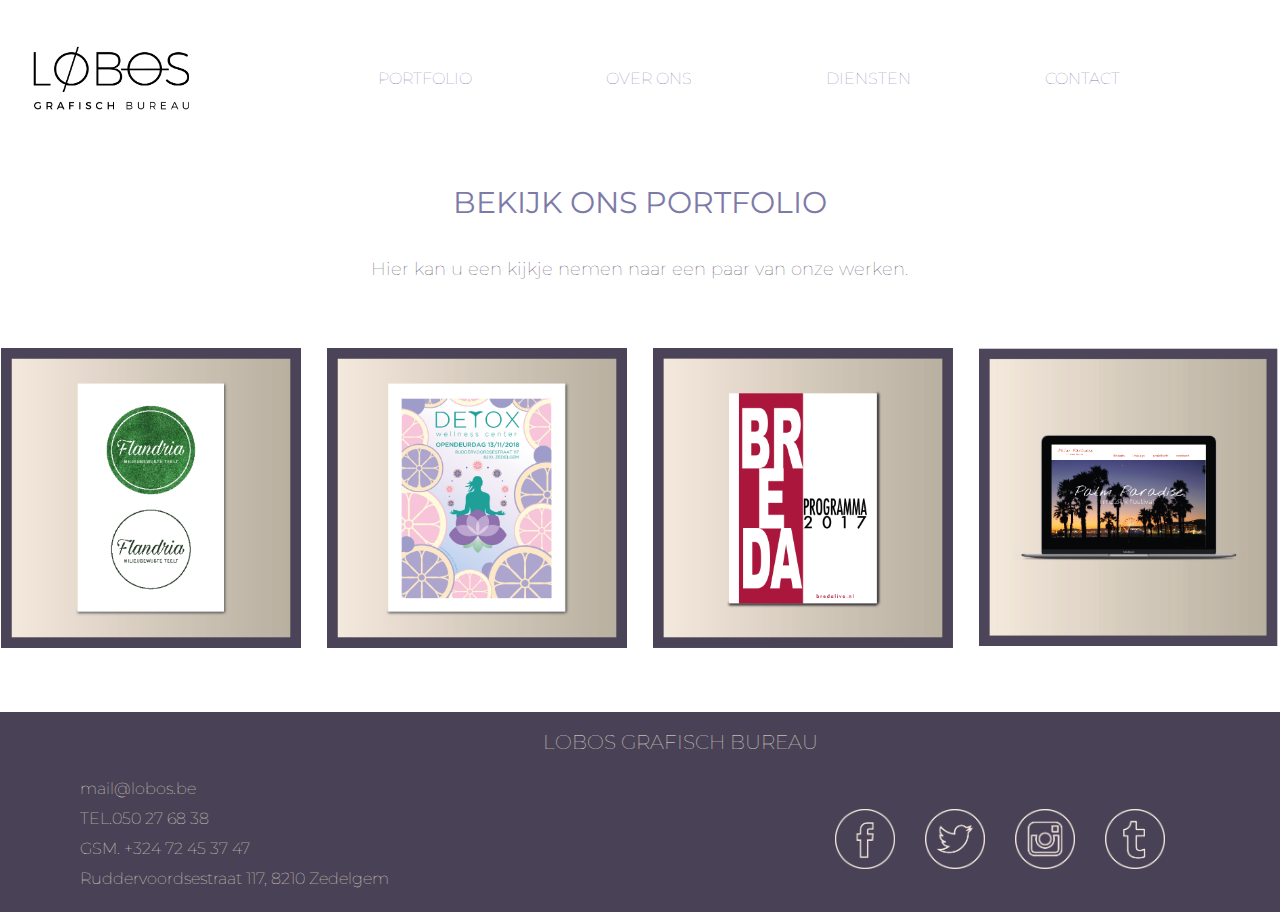
<file: portfolio.html>
<!DOCTYPE html>
<html lang="en">
<head>
    <meta charset="UTF-8">
    <title>Lobos | Portfolio</title>

    <!-- stijlen: let op! watervalsysteem, de volgorde is dus belangrijk -->
    <link href="https://fonts.googleapis.com/css?family=Montserrat" rel="stylesheet">
	<link rel="stylesheet" media="all" href="styles/vendor/normalize.css" />
	<link rel="stylesheet" media="all" href="styles/grid.css" />
	<link rel="stylesheet" media="all" href="styles/nav.css" />
	<link rel="stylesheet" media="all" href="styles/base.css" />
	<link rel="stylesheet" media="all" href="styles/portfolio.css" />
</head>
<body class="_grid__development" >

	<div class="grid__wrapper">
		
			<div class="grid__row">
                <div class="grid__column-1 grid__offset-0"><div><a href="index.html"><img src="img/lobos_logo.jpg" class="logo" alt="logo" style="width:166px;"></a></div></div>
				
					<nav id="main-navigation">
						<ul>
							<li class="hasSubnav">
								<a href="portfolio.html" title="agency portfolio ">PORTFOLIO</a>
							</li>
								<li>
								<a href="over.ons.html" title="uitleg over ons team">OVER ONS</a>
							</li>
							<li>
								<a href="diensten.html" title="welke diensten wij uitvoeren">DIENSTEN</a>
							</li>					
							<li>
								<a href="contact.html" title="laten we elkaar ontmoeten">CONTACT</a>
							</li>
						</ul>

					</nav>


			</div>
		</div>
		</div>
		
			<div class="grid__row">
                <div class="grid__column-4 grid__offset-4 titel"><div><h1>BEKIJK ONS PORTFOLIO</h1></div></div>
                <div class="grid__column-10 grid__offset-1"><div><p> Hier kan u een kijkje nemen naar een paar van onze werken.<br>
                 </p></div></div>

                 <div class="grid__column-12"><div>
                    <div class="opties">
                        
                           <a href="logos.html" <div class="grid__column-3 tekst_midden"><img src="img/portfolio1.png" class="portfolio1" alt="logo's'" onmouseover="this.src= 'img/portfolio1hover.png'" onmouseout="this.src='img/portfolio1.png'"/ ></div></a>
                           <a href="affiches.html" <div class="grid__column-3 tekst_midden"><img src="img/portfolio2.png" class="portfolio2" alt="publicaties'" onmouseover="this.src= 'img/portfolio2hover.png'" onmouseout="this.src='img/portfolio2.png'"/ ></div></a>
                            <a href="folder.html" <div class="grid__column-3 tekst_midden"><img src="img/portfolio3.png" class="portfolio3" alt="folders" onmouseover="this.src= 'img/portfolio3hover.png'" onmouseout="this.src='img/portfolio3.png'"/ ></a>
                            <a href="website.html" <div class="grid__column-3 tekst_midden"><img src="img/portfolio4.png" class="portfolio4" alt="websites" onmouseover="this.src= 'img/portfolio4hover.png'" onmouseout="this.src='img/portfolio4.png'"/ ></div></a>
                     </div>
                     
                     
                    

                  	<div class="grid__column-12 grid__offset-0"><div ul class="footer">
					<footer>

					<h2 class="footertitel"> LOBOS GRAFISCH BUREAU</h2>
		
					<li>
							mail@lobos.be
					</li>
					<li>
							 TEL.050 27 68 38
					</li>
					<li>
							GSM. +324 72 45 37 47 
					</li>
					<li>
							 Ruddervoordsestraat 117, 8210 Zedelgem 
					</li>
					</ul>
					<div ul class="socialmedia">
						
						
						
						<li> 
							<a href="http://wolfvergels.tumblr.com/"> <img src="img/tumblr.png" class="tumblrlogo" alt="tumblr logo" onmouseover="this.src= 'img/tumblrhover.png'" onmouseout="this.src='img/tumblr.png'"/ >  </a>
						</li> 
						<li> 
							 <a href="https://www.instagram.com/wolfvergels/?hl=nl"> <img src="img/instagram.png" class="instagramlogo" alt="instagram logo" onmouseover="this.src= 'img/instagramhover.png'" onmouseout="this.src='img/instagram.png'"/></a>
						</li>
						<li>
							<a href="https://twitter.com/WolfVergels"> <img src="img/twitter.png" class="twitterlogo" alt="twitter logo" onmouseover="this.src= 'img/twitterhover.png'" onmouseout="this.src='img/twitter.png'"/></a>
						</li>
						<li>
							<a href="https://www.facebook.com/wolf.vergels"> <img src="img/facebook.png" class="facebooklogo" alt="facebook logo" onmouseover="this.src= 'img/facebookhover.png'" onmouseout="this.src='img/facebook.png'"/></a>
						</li>
					
					</ul> 		
					</div>
					</div>
					</footer>
	            </div>
    </body>
</html>
</file>
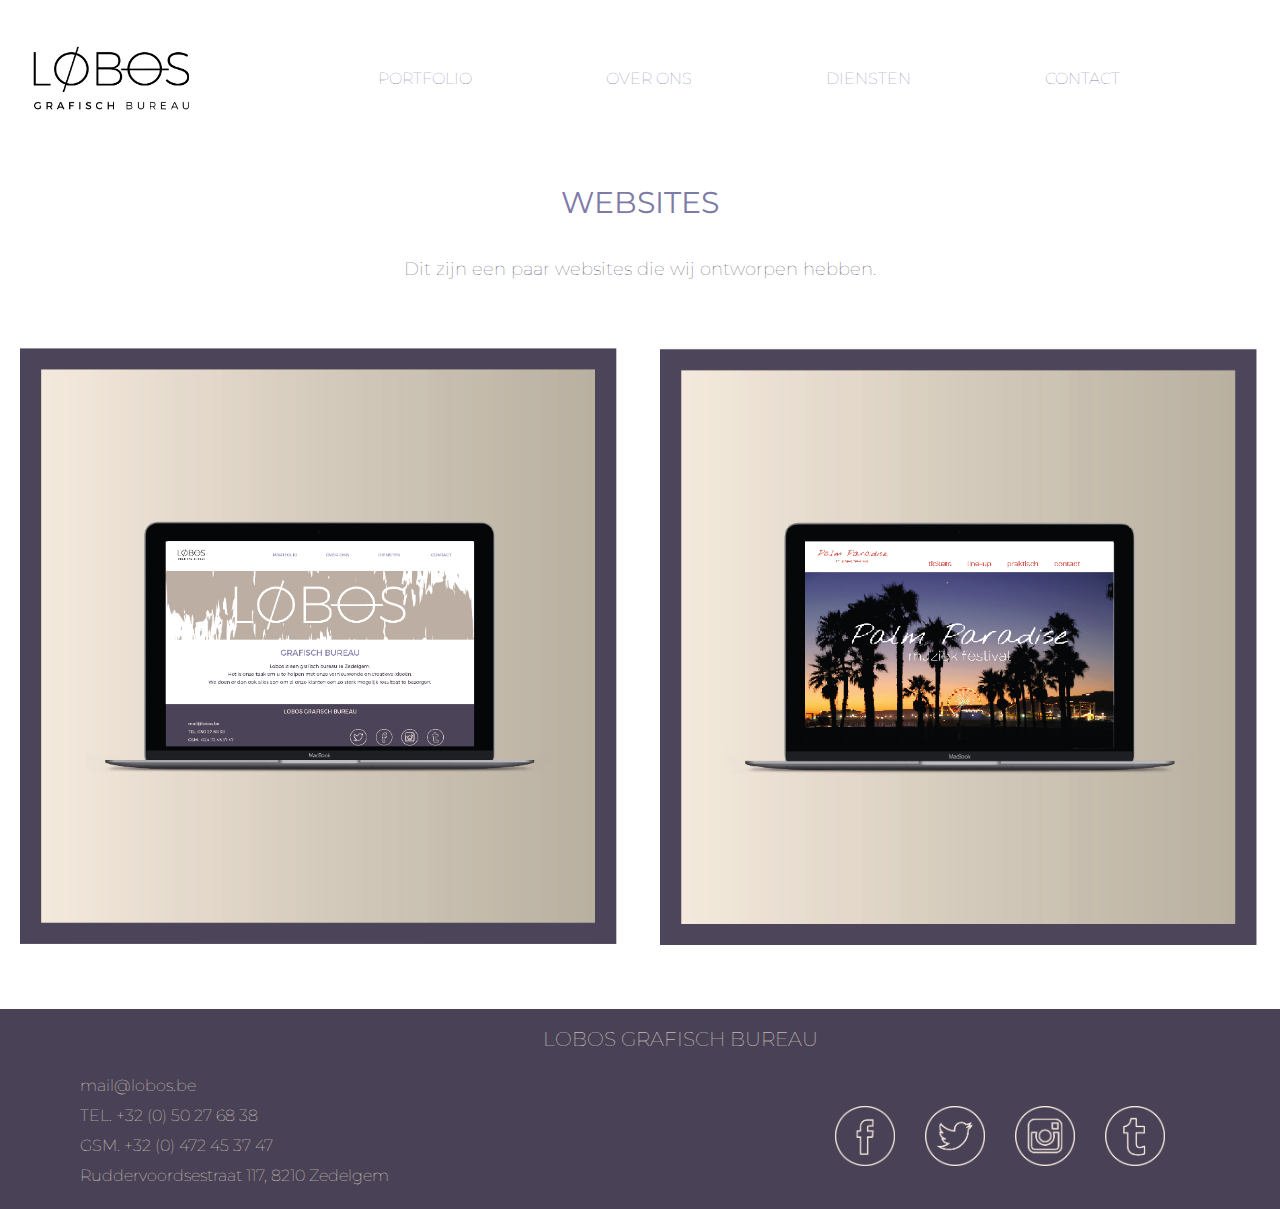
<file: website.html>
<!DOCTYPE html>
<html lang="en">
<head>
    <meta charset="UTF-8">
    <title>Lobos | Websites</title>

    <!-- stijlen: let op! watervalsysteem, de volgorde is dus belangrijk -->
    <link href="https://fonts.googleapis.com/css?family=Montserrat" rel="stylesheet">
	<link rel="stylesheet" media="all" href="styles/vendor/normalize.css" />
	<link rel="stylesheet" media="all" href="styles/grid.css" />
	<link rel="stylesheet" media="all" href="styles/nav.css" />
	<link rel="stylesheet" media="all" href="styles/base.css" />
	<link rel="stylesheet" media="all" href="styles/website.css" />
</head>
<body class="_grid__development" >

	<div class="grid__wrapper">
		
			<div class="grid__row">
                <div class="grid__column-1 grid__offset-0"><div><a href="index.html"><img src="img/lobos_logo.jpg" class="logo" alt="logo" style="width:166px;"></a></div></div>
				
					<nav id="main-navigation">
						<ul>
							<li class="hasSubnav">
								<a href="portfolio.html" title="agency portfolio ">PORTFOLIO</a>
							</li>
								<li>
								<a href="over.ons.html" title="uitleg over ons team">OVER ONS</a>
							</li>
							<li>
								<a href="diensten.html" title="welke diensten wij uitvoeren">DIENSTEN</a>
							</li>					
							<li>
								<a href="contact.html" title="laten we elkaar ontmoeten">CONTACT</a>
							</li>
						</ul>

					</nav>


			</div>
		</div>
		</div>
		
			<div class="grid__row">
                <div class="grid__column-4 grid__offset-4 titel"><div><h1>WEBSITES</h1></div></div>
                <div class="grid__column-10 grid__offset-1"><div><p>Dit zijn een paar websites die wij ontworpen hebben.</p></div></div>
			</div>

                 <div class="grid__column-12 grid__offset_0"><div>
                    <div class="opties">

                <div class="grid__column-6 tekst_midden"><img src="img/website1.png" class="website" alt="website" ></div>
                <div class="grid__column-6 tekst_midden"><img src="img/portfolio4.png" class="website" alt="website" ></div>
			</div>

             

	<div class="grid__column-12 grid__offset-0"><div ul class="footer">
					<footer>

					<h2 class="footertitel"> LOBOS GRAFISCH BUREAU</h2>
		
					<li>
							mail@lobos.be
					</li>
					<li>
							 TEL. +32 (0) 50 27 68 38
					</li>
					<li>
							GSM. +32 (0) 472 45 37 47 
					</li>
					<li>
							 Ruddervoordsestraat 117, 8210 Zedelgem 
					</li>
					</ul>
					<div ul class="socialmedia">
						
						
						
						<li> 
							<a href="http://wolfvergels.tumblr.com/"> <img src="img/tumblr.png" class="tumblrlogo" alt="tumblr logo" onmouseover="this.src= 'img/tumblrhover.png'" onmouseout="this.src='img/tumblr.png'"/ >  </a>
						</li> 
						<li> 
							 <a href="https://www.instagram.com/wolfvergels/?hl=nl"> <img src="img/instagram.png" class="instagramlogo" alt="instagram logo" onmouseover="this.src= 'img/instagramhover.png'" onmouseout="this.src='img/instagram.png'"/></a>
						</li>
						<li>
							<a href="https://twitter.com/WolfVergels"> <img src="img/twitter.png" class="twitterlogo" alt="twitter logo" onmouseover="this.src= 'img/twitterhover.png'" onmouseout="this.src='img/twitter.png'"/></a>
						</li>
						<li>
							<a href="https://www.facebook.com/wolf.vergels"> <img src="img/facebook.png" class="facebooklogo" alt="facebook logo" onmouseover="this.src= 'img/facebookhover.png'" onmouseout="this.src='img/facebook.png'"/></a>
						</li>
					
					</ul> 		
					</div>
					</div>
					</footer>
	            </div>
    </body>
</html>
</file>
<file: css/fonts.css>
@import url('https://fonts.googleapis.com/css?family=Open+Sans|Roboto');
</file>
<file: css/typography.css>
body {
  font-family: 'Roboto', sans-serif;
  font-size: 16px;
  font-weight: 300;
  font-style: normal;
  line-height: 1.42;
}

h1, h2, h3, h4, h5, h6 {
  font-family: 'Open Sans', sans-serif;
  font-size: 16px;
  font-weight: 500;
  font-style: normal;
  line-height: 1.42;
}
</file>
<file: css/main.css>
* {
  box-sizing: border-box;
}

html, body {
  margin: 0;
  padding: 0;
}

body {
  width: 100vw;
  height: 100vh;
  overflow: hidden;
  background: rgba(26,35,126 ,1) url('../assets/images/home.jpg') no-repeat center center fixed;
  background-size: cover;

  color: rgba(232,234,246 ,1);
}

.intro {
  width: 90vw;

  padding: 1rem;
  margin-top: 1rem;

  background: rgba(41,182,246 ,1);
  color: rgba(1,87,155 ,1);
}
</file>
<file: styles/grid.css>
@charset "UTF-8";
/* CSS Document */

* {
    box-sizing: border-box;
 }

.grid__wrapper {
    display: block;
    margin: 0;
    padding: 0;
}

.grid__container {
    display: block;
    width: 1140px;
    margin: 0 auto;
    padding: 0 12px;
}

.grid__row {
    display: block;
    margin: 0 -12px;
    padding: 0;
    overflow: hidden;
}

.grid__wrapper:after,
.grid__container:after,
.grid__row:after {
    content: "";
    display: table;
    clear: both;
}

/* Definitie voor de kolommen
--------------------------------------- */

.grid__column-12 { width: 100%; }
.grid__column-11 { width: 91.666666666667%; }
.grid__column-10 { width: 83.333333333333%; }
.grid__column-9 {  width: 75%; }
.grid__column-8 {  width: 66.666666666667%; }
.grid__column-7 {  width: 58.333333333333%; }
.grid__column-6 {  width: 50%; }
.grid__column-5 {  width: 41.666666666667%; }
.grid__column-4 {  width: 33.333333333333%; }
.grid__column-3 {  width: 25%; }
.grid__column-2 {  width: 16.666666666667%; }
.grid__column-1 {  width: 8.333333333333%; }

.grid__column-12,
.grid__column-11,
.grid__column-10,
.grid__column-9,
.grid__column-8,
.grid__column-7,
.grid__column-6,
.grid__column-5,
.grid__column-4,
.grid__column-3,
.grid__column-2,
.grid__column-1 {
    position: relative;
    float: left;
    padding: 0 0px;
}


/* Kolommen verplaatsen
------------------------------------- */
.grid__offset-12 { margin-left: 100%; }
.grid__offset-11 { margin-left: 91.666666666667%; }
.grid__offset-10 { margin-left: 83.333333333333%; }
.grid__offset-9 {  margin-left: 75%; }
.grid__offset-8 {  margin-left: 66.666666666667%; }
.grid__offset-7 {  margin-left: 58.333333333333%; }
.grid__offset-6 {  margin-left: 50%; }
.grid__offset-5 {  margin-left: 41.666666666667%; }
.grid__offset-4 {  margin-left: 33.333333333333%; }
.grid__offset-3 {  margin-left: 25%; }
.grid__offset-2 {  margin-left: 16.666666666667%; }
.grid__offset-1 {  margin-left: 8.333333333333%; }


/* Kolommen als test zichtbaar maken
------------------------------------- */

.grid__development .grid__wrapper {
    background: rgba(255, 0, 0, 0.4);
}
.grid__development .grid__container {
    background: rgba(0, 255, 0, 0.4);
}
.grid__development .grid__row {
    background: rgba(0, 0, 255, 0.4);
}
.grid__development *[class*="grid__column-"] {
    background: rgba(255, 255, 0, 0.4);
    height: 64px;
    margin-bottom: 12px;
    
    text-align: center;
    line-height: 64px;
}
.grid__development *[class*="grid__column-"] > * {
    background: rgba(255, 0, 255, 0.4);
}
</file>
<file: styles/nav.css>
nav ul {
    list-style:none;
    padding:0;
    margin-top:35px;
}

nav ul a {
    text-decoration:none;
}


#main-navigation > ul > li {
    display: inline-block;
    margin-left: 110px;
    text-decoration: none;
}
#main-navigation > ul >  li > a {
    margin-top: 30px;
    display: block;
    padding: 5px 10px;
    font-family: Montserrat;
    font-weight: lighter;
    font-size: 16px;
    color: hsl(245, 21%, 57%);
    

}
#main-navigation ul > li > :last-of-type a {
    border: none;
}
#main-navigation ul li a:hover {
color: hsl(260, 14%, 30%)

}
#main-navigation ul li a:active {
color: hsl(260, 13%, 82%)

}
</file>
<file: styles/base.css>
@charset "UTF-8";
@import url('https://fonts.googleapis.com/css?family=Montserrat');

h1,
h2,
h3,
h4,
h5,
h6,
.keywords {
font-family: 'Montserrat', sans-serif;
}


body {
	font-size: 16px;
	font-family: Montserrat;
	font-weight: lighter;
	text-align: center;
}

h1 {
	font-size: 30px;
	font-family: Montserrat;
	font-weight: normal;
	text-align: center;
	color: hsl(245, 21%, 57%);
}
h2 {
	font-size: 20px;
	font-family: Montserrat;
	font-weight: normal;
	
	color: hsl(30, 60%, 92%);
}
h3 {
	font-size: 24px;
	font-family: Montserrat;
	font-weight: normal;
	text-align: center;
	color: hsl(245, 21%, 57%);
}

p{
	font-size: 18px;
	font-family: Montserrat;
	font-weight: lighter;
	color: hsl(260, 14%, 30%)
}
.tekst_midden{
	text-align: center;
}
</file>
<file: styles/affiches.css>
.footer {
    text-align: left;
    color: hsl(30, 60%, 92%);
    font-family: Montserrat;
    font-size: 16px;
    font-weight: lighter;
    line-height: 30px;
    margin-top: 15px;
    padding-top: 15px;
    text-decoration: none;
    list-style: none;
    padding-left: 80px
}


div.footer {
    background-color: hsl(260, 14%, 30%);
    width: 100%;
    height: 200px;
    margin-top: 60px;

}

.footertitel {
    font-size: 20px;
    text-align: center;
    padding-top: 0px;
    margin-top: 0px;
    font-weight: lighter;
   }



.logo {
    margin-top: 45px;
    margin-left: 40px;
}

.facebooklogo {
    width: 60px;
    height: 60px;
}
.twitterlogo {
    width: 60px;
    height: 60px;
}
.instagramlogo {
    width: 60px;
    height: 60px;
}
.tumblrlogo {
    width: 60px;
    height: 60px;
}

.socialmedia li {
   display: inline-block;
   float: right;
   margin: 15px;
}
div.socialmedia {
    margin-right: 100px;
    margin-top:-100px;
}
.titel{ 
    margin-top:50px;
}
.affiche{
    width: 420px;
}

.opties {
    margin-top:50px;
}
</file>
<file: styles/contact.css>
.logo {
    margin-top: 45px;
    margin-left: 40px;
}
.titel{ 
    margin-top:50px;
}
.footer {
    text-align: left;
    color: hsl(30, 60%, 92%);
    font-family: Montserrat;
    font-size: 16px;
    font-weight: lighter;
    line-height: 40px;
    margin-top: 60px;
    padding-top: 15px;
    text-decoration: none;
    list-style: none;
    padding-left: 80px
}


div.footer {
    background-color: hsl(260, 14%, 30%);
    margin-left: 800px;
    padding-left: 100px;
    width: 100%;
    height: 440px;
    margin-top: 85px;

}

.footertitel {
    font-size: 20px;
    padding-top: 0px;
    margin-top: 60px;
    font-weight: lighter;
}
.facebooklogo {
    width: 60px;
    height: 60px;
}
.twitterlogo {
    width: 60px;
    height: 60px;
}
.instagramlogo {
    width: 60px;
    height: 60px;
}
.tumblrlogo {
    width: 60px;
    height: 60px;
}

.socialmedia li {
   display: inline-block;
   margin: 30px;
   margin-top: 60px;

}
.kaart {
    width: 700px;
    float: left;
    margin-left: 30px
    
}
div.mapkaart {
    float: left;
}
.formulier {
    font-family: Montserrat;
    font-weight: lighter;
    text-decoration: none;
     color: hsl(245, 21%, 57%);
    
}

.formulier:hover {
    color: hsl(260, 14%, 30%);
}
</file>
<file: styles/diensten.css>
.logo {
    margin-top: 45px;
    margin-left: 40px;
}
.titel{ 
    margin-top:50px;
}
.pictogrammen {
    position: relative;
    width: 160px;
    margin-top:70px;
    margin-bottom:30px;
}
.pictogrammen2 {
    margin-top: 60px;
}
.footer {
    text-align: left;
    color: hsl(30, 60%, 92%);
    font-family: Montserrat;
    font-size: 16px;
    font-weight: lighter;
    line-height: 30px;
    margin-top: 15px;
    padding-top: 15px;
    text-decoration: none;
    list-style: none;
    padding-left: 80px
}


div.footer {
    background-color: hsl(260, 14%, 30%);
    width: 100%;
    height: 200px;
    margin-top: 60px;

}

.footertitel {
    font-size: 20px;
    text-align: center;
    padding-top: 0px;
    margin-top: 0px;
    font-weight: lighter;
}
.facebooklogo {
    width: 60px;
    height: 60px;
}
.twitterlogo {
    width: 60px;
    height: 60px;
}
.instagramlogo {
    width: 60px;
    height: 60px;
}
.tumblrlogo {
    width: 60px;
    height: 60px;
}

.socialmedia li {
   display: inline-block;
   float: right;
   margin: 15px;
}
div.socialmedia {
    margin-right: 100px;
    margin-top:-100px;
}

.uitleg{
    margin-bottom: 50px;
}
</file>
<file: styles/folder.css>
.footer {
    text-align: left;
    color: hsl(30, 60%, 92%);
    font-family: Montserrat;
    font-size: 16px;
    font-weight: lighter;
    line-height: 30px;
    margin-top: 15px;
    padding-top: 15px;
    text-decoration: none;
    list-style: none;
    padding-left: 80px
}


div.footer {
    background-color: hsl(260, 14%, 30%);
    width: 100%;
    height: 200px;
    margin-top: 60px;

}

.footertitel {
    font-size: 20px;
    text-align: center;
    padding-top: 0px;
    margin-top: 0px;
    font-weight: lighter;
   }



.logo {
    margin-top: 45px;
    margin-left: 40px;
}

.facebooklogo {
    width: 60px;
    height: 60px;
}
.twitterlogo {
    width: 60px;
    height: 60px;
}
.instagramlogo {
    width: 60px;
    height: 60px;
}
.tumblrlogo {
    width: 60px;
    height: 60px;
}

.socialmedia li {
   display: inline-block;
   float: right;
   margin: 15px;
}
div.socialmedia {
    margin-right: 100px;
    margin-top:-100px;
}
.titel{ 
    margin-top:50px;
}
.folder{
    width: 420px;
}

.opties {
    margin-top:50px;
}
</file>
<file: styles/formulier.css>
.opties{
text-align: left;
margin-left: 0px;
margin-top: 20px;
margin-bottom:10px;



}

.input{
    background-color: hsla(260, 13%, 82%, 1);
    color: hsl(260, 14%, 30%);
    border: 1px solid;
    margin-top:15px;
    border-color: white;
}
.inputboodschap{
     background-color: hsla(260, 13%, 82%, 1);
    color: hsl(260, 14%, 30%);
    border: 1px solid;
    margin-top:15px;
    padding-right: 200px;
    padding-bottom: 50px;
    border-color: white;
    
}

.button {
    background-color:hsla(245, 21%, 57%, 1);
    color: white;
    border: 1px solid;
    margin-top:15px;
    border: none;
    padding:10px;
}
.logo {
    margin-top: 45px;
    margin-left: 40px;
}
.titel{ 
    margin-top:50px;
}
.pictogrammen {
    position: relative;
    width: 160px;
    margin-top:70px;
    margin-bottom:30px;
}
.pictogrammen2 {
    margin-top: 60px;
}
.footer {
    text-align: left;
    color: hsl(30, 60%, 92%);
    font-family: Montserrat;
    font-size: 16px;
    font-weight: lighter;
    line-height: 30px;
    margin-top: 15px;
    padding-top: 15px;
    text-decoration: none;
    list-style: none;
    padding-left: 80px
}


div.footer {
    background-color: hsl(260, 14%, 30%);
    width: 100%;
    height: 200px;
    margin-top: 60px;

}

.footertitel {
    font-size: 20px;
    text-align: center;
    padding-top: 0px;
    margin-top: 0px;
    font-weight: lighter;
}
.facebooklogo {
    width: 60px;
    height: 60px;
}
.twitterlogo {
    width: 60px;
    height: 60px;
}
.instagramlogo {
    width: 60px;
    height: 60px;
}
.tumblrlogo {
    width: 60px;
    height: 60px;
}

.socialmedia li {
   display: inline-block;
   float: right;
   margin: 15px;
}
div.socialmedia {
    margin-right: 100px;
    margin-top:-100px;
}
</file>
<file: styles/logos.css>
.footer {
    text-align: left;
    color: hsl(30, 60%, 92%);
    font-family: Montserrat;
    font-size: 16px;
    font-weight: lighter;
    line-height: 30px;
    margin-top: 15px;
    padding-top: 15px;
    text-decoration: none;
    list-style: none;
    padding-left: 80px
}


div.footer {
    background-color: hsl(260, 14%, 30%);
    width: 100%;
    height: 200px;
    margin-top: 60px;

}

.footertitel {
    font-size: 20px;
    text-align: center;
    padding-top: 0px;
    margin-top: 0px;
    font-weight: lighter;
   }



.logo {
    margin-top: 45px;
    margin-left: 40px;
}

.facebooklogo {
    width: 60px;
    height: 60px;
}
.twitterlogo {
    width: 60px;
    height: 60px;
}
.instagramlogo {
    width: 60px;
    height: 60px;
}
.tumblrlogo {
    width: 60px;
    height: 60px;
}

.socialmedia li {
   display: inline-block;
   float: right;
   margin: 15px;
}
div.socialmedia {
    margin-right: 100px;
    margin-top:-100px;
}
.titel{ 
    margin-top:50px;
}
.logoB{
    width: 300px;
}

.opties {
    margin-top:50px;
}
</file>
<file: styles/over.ons.css>
.footer {
    text-align: left;
    color: hsl(30, 60%, 92%);
    font-family: Montserrat;
    font-size: 16px;
    font-weight: lighter;
    line-height: 30px;
    margin-top: 15px;
    padding-top: 15px;
    text-decoration: none;
    list-style: none;
    padding-left: 80px
}


div.footer {
    background-color: hsl(260, 14%, 30%);
    width: 100%;
    height: 200px;
    margin-top: 60px;

}

.footertitel {
    font-size: 20px;
    text-align: center;
    padding-top: 0px;
    margin-top: 0px;
    font-weight: lighter;
   }



.logo {
    margin-top: 45px;
    margin-left: 40px;
}

.facebooklogo {
    width: 60px;
    height: 60px;
}
.twitterlogo {
    width: 60px;
    height: 60px;
}
.instagramlogo {
    width: 60px;
    height: 60px;
}
.tumblrlogo {
    width: 60px;
    height: 60px;
}

.socialmedia li {
   display: inline-block;
   float: right;
   margin: 15px;
}
div.socialmedia {
    margin-right: 100px;
    margin-top:-100px;
}
.persoon1 {
    width:280px;
}

.persoon2 {
    width:280px;
}
.persoon3 {
    width:280px;
}

.personen {
    margin-top: 100px;
}

.titel{ 
    margin-top:50px;
}

.functies {
    margin-bottom: 50px;
}
</file>
<file: styles/portfolio.css>
.footer {
    text-align: left;
    color: hsl(30, 60%, 92%);
    font-family: Montserrat;
    font-size: 16px;
    font-weight: lighter;
    line-height: 30px;
    margin-top: 15px;
    padding-top: 15px;
    text-decoration: none;
    list-style: none;
    padding-left: 80px
}


div.footer {
    background-color: hsl(260, 14%, 30%);
    width: 100%;
    height: 200px;
    margin-top: 60px;

}

.footertitel {
    font-size: 20px;
    text-align: center;
    padding-top: 0px;
    margin-top: 0px;
    font-weight: lighter;
   }



.logo {
    margin-top: 45px;
    margin-left: 40px;
}

.facebooklogo {
    width: 60px;
    height: 60px;
}
.twitterlogo {
    width: 60px;
    height: 60px;
}
.instagramlogo {
    width: 60px;
    height: 60px;
}
.tumblrlogo {
    width: 60px;
    height: 60px;
}

.socialmedia li {
   display: inline-block;
   float: right;
   margin: 15px;
}
div.socialmedia {
    margin-right: 100px;
    margin-top:-100px;
}
.titel{ 
    margin-top:50px;
}
.portfolio1{
    width: 300px;
}
.portfolio2{
    width: 300px;
}
.portfolio3{
    width: 300px;
}
.portfolio4{
    width: 300px;
}
.opties {
    margin-top:50px;
}
</file>
<file: styles/website.css>
.footer {
    text-align: left;
    color: hsl(30, 60%, 92%);
    font-family: Montserrat;
    font-size: 16px;
    font-weight: lighter;
    line-height: 30px;
    margin-top: 15px;
    padding-top: 15px;
    text-decoration: none;
    list-style: none;
    padding-left: 80px
}


div.footer {
    background-color: hsl(260, 14%, 30%);
    width: 100%;
    height: 200px;
    margin-top: 60px;

}

.footertitel {
    font-size: 20px;
    text-align: center;
    padding-top: 0px;
    margin-top: 0px;
    font-weight: lighter;
   }



.logo {
    margin-top: 45px;
    margin-left: 40px;
}

.facebooklogo {
    width: 60px;
    height: 60px;
}
.twitterlogo {
    width: 60px;
    height: 60px;
}
.instagramlogo {
    width: 60px;
    height: 60px;
}
.tumblrlogo {
    width: 60px;
    height: 60px;
}

.socialmedia li {
   display: inline-block;
   float: right;
   margin: 15px;
}
div.socialmedia {
    margin-right: 100px;
    margin-top:-100px;
}
.titel{ 
    margin-top:50px;
}
.website{
    width: 600px;
}

.opties {
    margin-top:50px;
}
</file>
